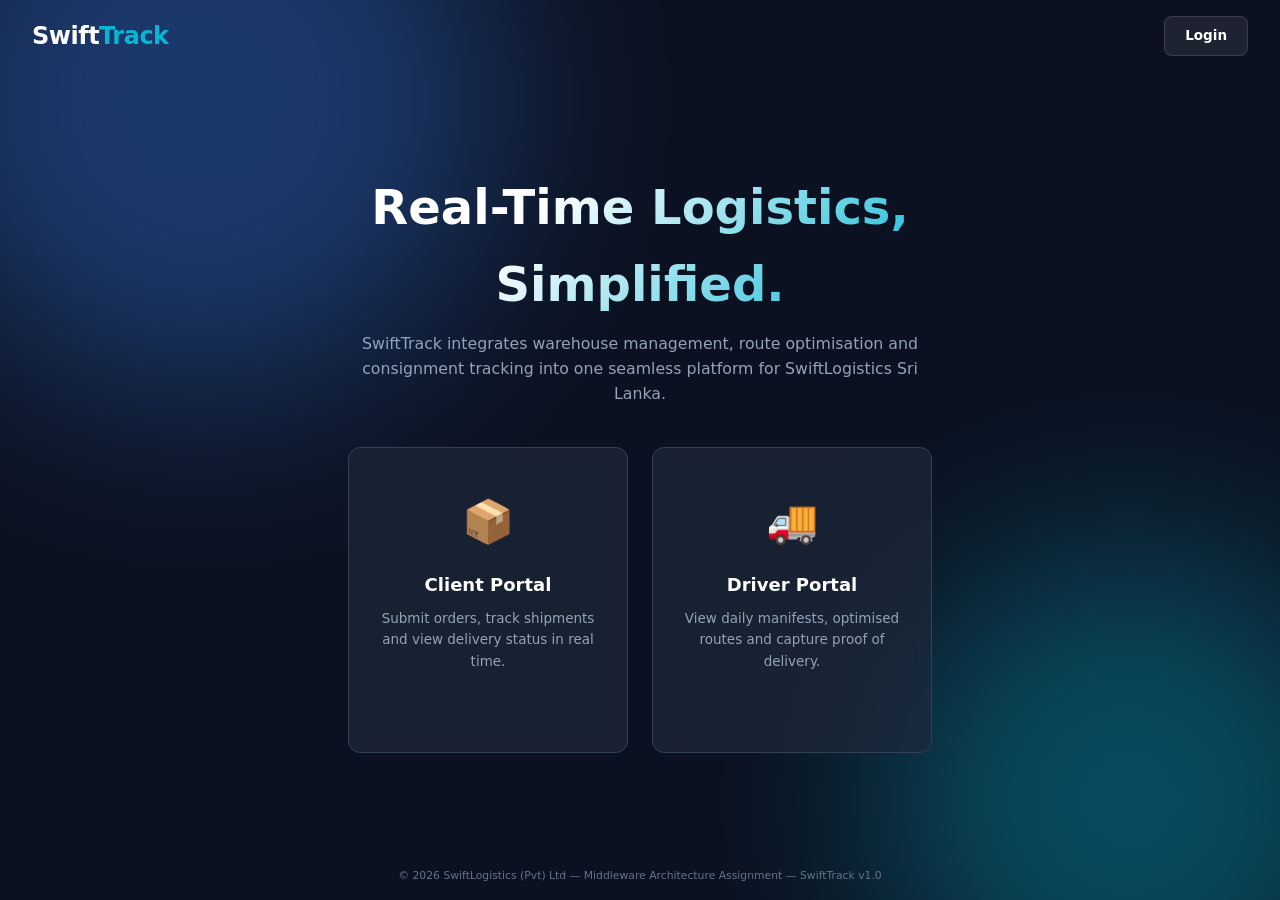
<file: swifttrack-core/src/main/resources/static/index.html>
<!DOCTYPE html>
<html lang="en">
<head>
    <meta charset="UTF-8">
    <meta name="viewport" content="width=device-width, initial-scale=1.0">
    <title>SwiftTrack – Logistics Platform</title>
    <link rel="stylesheet" href="css/style.css">
</head>
<body>

<!-- LANDING PAGE (SwiftTrack entry point – choose Client or Driver portal) -->

<div class="landing-wrapper">

    <!-- Top Nav -->
    <nav class="landing-nav">
        <div class="logo">Swift<span>Track</span></div>
        <div>
            <a href="client-login.html" class="btn btn-ghost">Login</a>
        </div>
    </nav>

    <!-- Hero Section -->
    <section class="landing-hero">
        <h1>Real-Time Logistics,<br>Simplified.</h1>
        <p>SwiftTrack integrates warehouse management, route optimisation and consignment tracking into one seamless platform for SwiftLogistics Sri Lanka.</p>

        <!-- Portal Selector Cards -->
        <div class="landing-cards">

            <!-- Client Portal Card -->
            <a href="client-login.html" class="landing-card">
                <div class="icon">📦</div>
                <h3>Client Portal</h3>
                <p>Submit orders, track shipments and view delivery status in real time.</p>
            </a>

            <!-- Driver Portal Card -->
            <a href="driver-login.html" class="landing-card">
                <div class="icon">🚚</div>
                <h3>Driver Portal</h3>
                <p>View daily manifests, optimised routes and capture proof of delivery.</p>
            </a>

        </div>
    </section>

    <!-- Footer -->
    <footer class="landing-footer">
        &copy; 2026 SwiftLogistics (Pvt) Ltd &mdash; Middleware Architecture Assignment &mdash; SwiftTrack v1.0
    </footer>

</div>

</body>
</html>
</file>
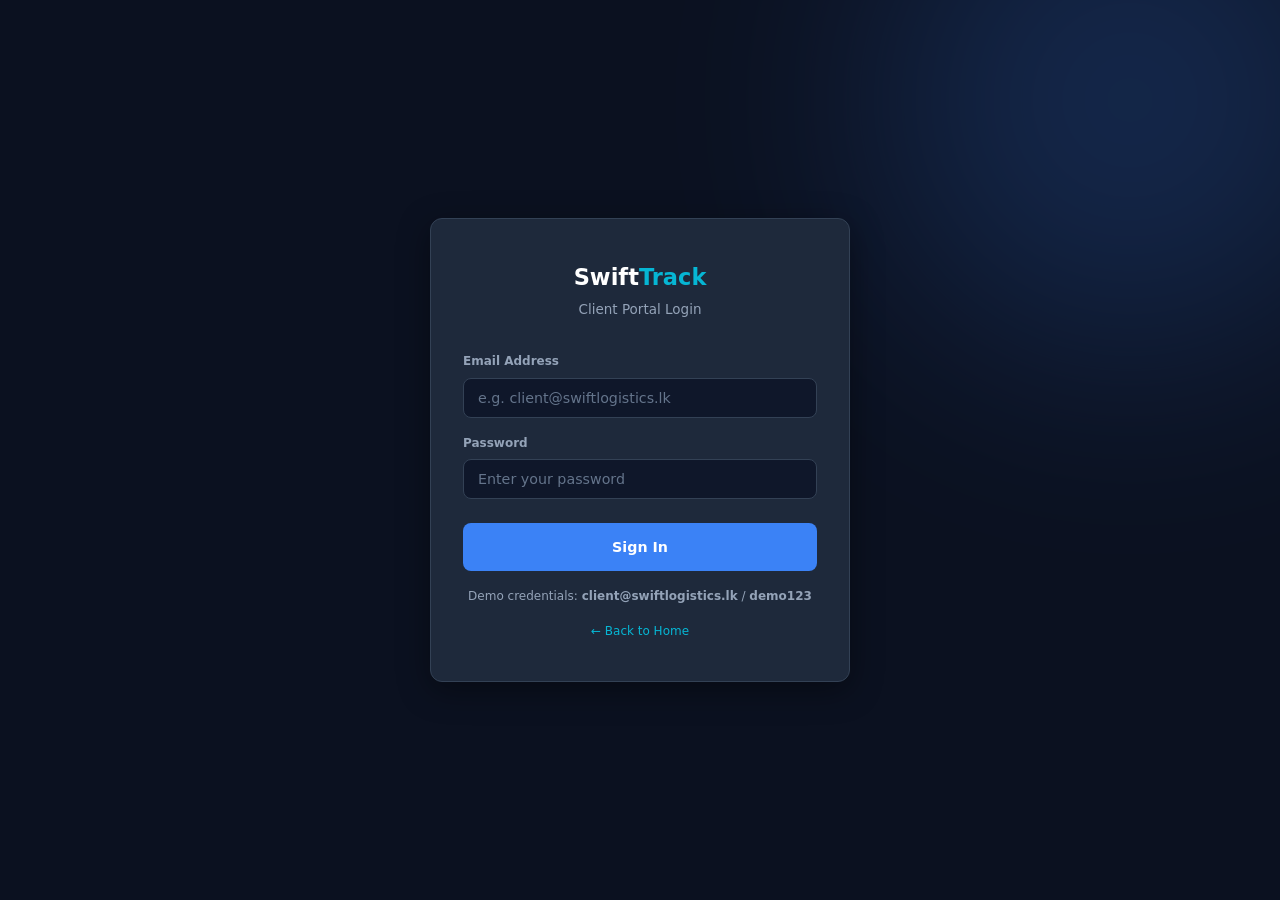
<file: swifttrack-core/src/main/resources/static/client-login.html>
<!DOCTYPE html>
<html lang="en">
<head>
    <meta charset="UTF-8">
    <meta name="viewport" content="width=device-width, initial-scale=1.0">
    <title>Client Login – SwiftTrack</title>
    <link rel="stylesheet" href="css/style.css">
</head>
<body>

<!-- CLIENT LOGIN PAGE (Mock authentication – submits to client.html on success) -->

<div class="auth-wrapper">
    <div class="auth-box">

        <div class="logo-text">Swift<span>Track</span></div>
        <p class="subtitle">Client Portal Login</p>

        <form id="client-login-form">
            <div class="form-group">
                <label for="email">Email Address</label>
                <input type="email" id="email" placeholder="e.g. client@swiftlogistics.lk" required>
            </div>

            <div class="form-group">
                <label for="password">Password</label>
                <input type="password" id="password" placeholder="Enter your password" required>
            </div>

            <button type="submit" class="btn btn-primary btn-block btn-lg mt-1">Sign In</button>
        </form>

        <p class="text-center mt-2 text-muted" style="font-size:var(--font-sm)">
            Demo credentials: <strong>client@swiftlogistics.lk</strong> / <strong>demo123</strong>
        </p>

        <p class="text-center mt-2 text-muted" style="font-size:var(--font-sm)">
            <a href="index.html" style="color:var(--secondary-color)">&larr; Back to Home</a>
        </p>

    </div>
</div>

<!-- Login Script (mock auth) -->
<script>
    document.getElementById("client-login-form").addEventListener("submit", function(e) {
        e.preventDefault();

        const email = document.getElementById("email").value.trim();
        const pass  = document.getElementById("password").value.trim();

        // --- Mock Authentication ---
        // In production this would call POST /api/auth/login via ApiService
        if (!email || !pass) {
            alert("Please enter email and password.");
            return;
        }

        // Simulate 800ms API delay
        const btn = this.querySelector("button[type=submit]");
        btn.textContent = "Signing in…";
        btn.disabled = true;

        setTimeout(() => {
            // Store mock session
            sessionStorage.setItem("st_user", JSON.stringify({
                name: "Nimal Perera",
                email: email,
                role: "client",
                token: "mock-jwt-token-client"
            }));
            window.location.href = "client.html";
        }, 800);
    });
</script>

</body>
</html>
</file>
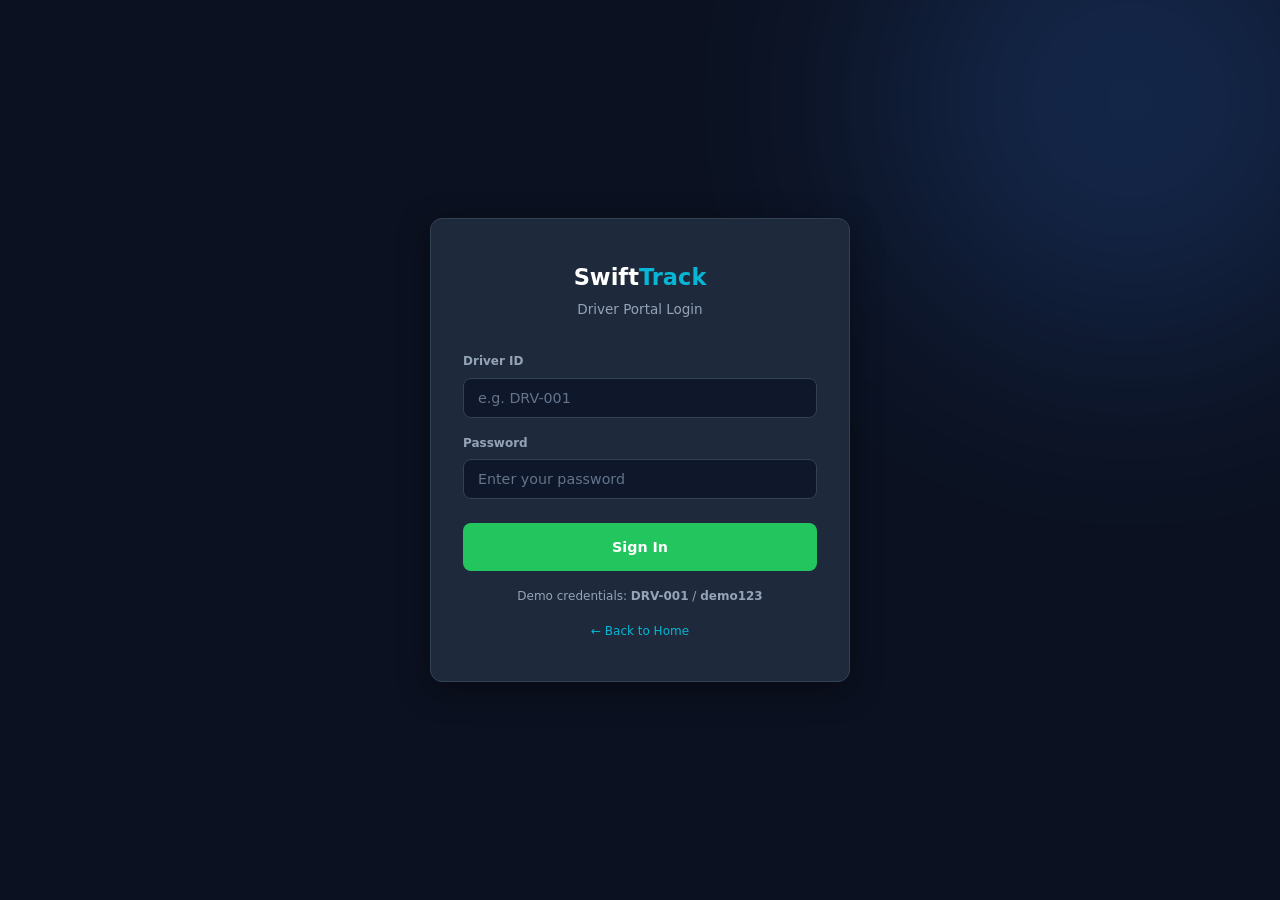
<file: swifttrack-core/src/main/resources/static/driver-login.html>
<!DOCTYPE html>
<html lang="en">
<head>
    <meta charset="UTF-8">
    <meta name="viewport" content="width=device-width, initial-scale=1.0">
    <title>Driver Login – SwiftTrack</title>
    <link rel="stylesheet" href="css/style.css">
</head>
<body>

<!-- DRIVER LOGIN PAGE --> 
<!-- Mock authentication – submits to driver.html on success --> 

<div class="auth-wrapper">
    <div class="auth-box">

        <div class="logo-text">Swift<span>Track</span></div>
        <p class="subtitle">Driver Portal Login</p>

        <form id="driver-login-form">
            <div class="form-group">
                <label for="driverId">Driver ID</label>
                <input type="text" id="driverId" placeholder="e.g. DRV-001" required>
            </div>

            <div class="form-group">
                <label for="password">Password</label>
                <input type="password" id="password" placeholder="Enter your password" required>
            </div>

            <button type="submit" class="btn btn-success btn-block btn-lg mt-1">Sign In</button>
        </form>

        <p class="text-center mt-2 text-muted" style="font-size:var(--font-sm)">
            Demo credentials: <strong>DRV-001</strong> / <strong>demo123</strong>
        </p>

        <p class="text-center mt-2 text-muted" style="font-size:var(--font-sm)">
            <a href="index.html" style="color:var(--secondary-color)">&larr; Back to Home</a>
        </p>

    </div>
</div>

<!-- Login Script (mock auth) -->
<script>
    document.getElementById("driver-login-form").addEventListener("submit", function(e) {
        e.preventDefault();

        const driverId = document.getElementById("driverId").value.trim();
        const pass     = document.getElementById("password").value.trim();

        if (!driverId || !pass) {
            alert("Please enter Driver ID and password.");
            return;
        }

        // Simulate API delay
        const btn = this.querySelector("button[type=submit]");
        btn.textContent = "Signing in…";
        btn.disabled = true;

        setTimeout(() => {
            sessionStorage.setItem("st_user", JSON.stringify({
                name: "Kasun Silva",
                driverId: driverId,
                role: "driver",
                token: "mock-jwt-token-driver"
            }));
            window.location.href = "driver.html";
        }, 800);
    });
</script>

</body>
</html>
</file>
<file: swifttrack-core/src/main/resources/static/css/style.css>
/* SwiftTrack – Unified Dark Theme Design System*/

/* VARIABLES */
:root {
    /* --- Backgrounds --- */
    --background-color: #0b1120;
    --bg-surface:       #0f172a;
    --card-color:       #1e293b;
    --bg-elevated:      #263548;
    --bg-input:         #0f172a;

    /* --- Brand --- */
    --primary-color:    #3b82f6;
    --primary-hover:    #2563eb;
    --primary-glow:     rgba(59,130,246,.25);
    --secondary-color:  #06b6d4;
    --secondary-glow:   rgba(6,182,212,.2);

    /* --- Semantic --- */
    --success-color:    #22c55e;
    --success-dim:      rgba(34,197,94,.15);
    --error-color:      #ef4444;
    --error-dim:        rgba(239,68,68,.15);
    --warning-color:    #f59e0b;
    --warning-dim:      rgba(245,158,11,.15);
    --info-color:       #3b82f6;
    --info-dim:         rgba(59,130,246,.15);

    /* --- Text --- */
    --text-color:       #e2e8f0;
    --text-muted:       #94a3b8;
    --text-dim:         #64748b;

    /* --- Borders & Shadows --- */
    --border-color:     #334155;
    --border-light:     #1e293b;
    --shadow-sm:        0 2px 8px  rgba(0,0,0,.25);
    --shadow-md:        0 4px 16px rgba(0,0,0,.3);
    --shadow-lg:        0 8px 32px rgba(0,0,0,.4);
    --shadow-glow:      0 0 20px var(--primary-glow);

    /* --- Layout --- */
    --border-radius:    12px;
    --radius-sm:        8px;
    --sidebar-w:        260px;
    --topbar-h:         56px;
    --transition-speed: 0.25s cubic-bezier(.4,0,.2,1);

    /* --- Typography Scale --- */
    --font-xs:   .72rem;
    --font-sm:   .8rem;
    --font-base: .9rem;
    --font-md:   .95rem;
    --font-lg:   1.05rem;
    --font-xl:   1.3rem;
    --font-2xl:  1.6rem;
    --font-3xl:  2rem;
    --font-4xl:  3.2rem;

    /* --- Spacing Scale (8px base) --- */
    --sp-1: 4px;
    --sp-2: 8px;
    --sp-3: 12px;
    --sp-4: 16px;
    --sp-5: 20px;
    --sp-6: 24px;
    --sp-8: 32px;
    --sp-10: 40px;
    --sp-12: 48px;
    --sp-16: 64px;
}

/*  RESET & BASE TYPOGRAPHY */
*, *::before, *::after { box-sizing: border-box; margin: 0; padding: 0; }

html {
    font-size: 15px;
    scroll-behavior: smooth;
    -webkit-font-smoothing: antialiased;
    -moz-osx-font-smoothing: grayscale;
}

body {
    font-family: 'Inter', 'Segoe UI', system-ui, -apple-system, sans-serif;
    background: var(--bg-surface);
    color: var(--text-color);
    line-height: 1.6;
    min-height: 100vh;
}

a { text-decoration: none; color: inherit; }
img { max-width: 100%; }

/* Typography Scale */
h1 { font-size: var(--font-3xl); font-weight: 800; color: #fff; margin-bottom: var(--sp-2); }
h2 { font-size: var(--font-xl);  font-weight: 700; color: #fff; margin-bottom: var(--sp-2); }
h3 { font-size: var(--font-lg);  font-weight: 700; color: #fff; margin-bottom: var(--sp-2); }
h4 { font-size: var(--font-base);font-weight: 600; color: #fff; margin-bottom: var(--sp-1); }
p  { font-size: var(--font-base); color: var(--text-color); }

.page-title   { font-size: var(--font-xl); font-weight: 800; color: #fff; margin-bottom: var(--sp-6); }
.section-title { font-size: var(--font-lg); font-weight: 700; color: #fff; margin-bottom: var(--sp-4); }

/* LAYOUT SYSTEM */

/* App container — wraps sidebar + main on dashboard pages */
.app-container {
    display: flex;
    min-height: 100vh;
}

/* Generic footer used on all pages */
.footer {
    text-align: center;
    padding: var(--sp-4);
    font-size: var(--font-xs);
    color: var(--text-dim);
    border-top: 1px solid var(--border-color);
    background: var(--card-color);
}

/*  COMPONENTS */

/* ---- CARD ---- */
.card {
    background: var(--card-color);
    border: 1px solid var(--border-color);
    border-radius: var(--border-radius);
    box-shadow: var(--shadow-sm);
    overflow: hidden;
}

.card-header {
    display: flex;
    align-items: center;
    justify-content: space-between;
    padding: var(--sp-4) var(--sp-5);
    border-bottom: 1px solid var(--border-color);
}
.card-header h3 { font-size: var(--font-base); margin-bottom: 0; }

.card-body { padding: var(--sp-5); }

.card-footer {
    padding: var(--sp-3) var(--sp-5);
    border-top: 1px solid var(--border-color);
    background: rgba(15,23,42,.5);
}

/* ---- BUTTONS ---- */
.btn {
    display: inline-flex;
    align-items: center;
    justify-content: center;
    gap: 6px;
    padding: 10px var(--sp-5);
    height: 40px;
    border: none;
    border-radius: var(--radius-sm);
    font-size: var(--font-base);
    font-weight: 600;
    font-family: inherit;
    cursor: pointer;
    transition: all var(--transition-speed);
    outline: none;
    position: relative;
    overflow: hidden;
    white-space: nowrap;
}
.btn:active { transform: scale(.97); }

.btn-primary { background: var(--primary-color); color: #fff; }
.btn-primary:hover {
    background: var(--primary-hover);
    box-shadow: 0 0 20px var(--primary-glow), var(--shadow-sm);
}

.btn-secondary { background: var(--secondary-color); color: #fff; }
.btn-secondary:hover {
    background: #0891b2;
    box-shadow: 0 0 20px var(--secondary-glow);
}

.btn-success { background: var(--success-color); color: #fff; }
.btn-success:hover { background: #16a34a; box-shadow: 0 0 20px rgba(34,197,94,.25); }

.btn-danger { background: var(--error-color); color: #fff; }
.btn-danger:hover { background: #dc2626; box-shadow: 0 0 20px rgba(239,68,68,.25); }

.btn-warning { background: var(--warning-color); color: #fff; }
.btn-warning:hover { background: #d97706; box-shadow: 0 0 20px rgba(245,158,11,.25); }

.btn-outline {
    background: transparent;
    border: 1.5px solid var(--border-color);
    color: var(--text-muted);
}
.btn-outline:hover {
    border-color: var(--primary-color);
    color: var(--primary-color);
    box-shadow: 0 0 12px var(--primary-glow);
}

.btn-ghost {
    background: rgba(255,255,255,.08);
    color: #fff;
    border: 1px solid rgba(255,255,255,.12);
}
.btn-ghost:hover {
    background: rgba(255,255,255,.14);
    border-color: rgba(255,255,255,.2);
}

.btn-sm  { padding: 6px var(--sp-3); height: 32px; font-size: var(--font-sm); }
.btn-lg  { padding: var(--sp-3) var(--sp-6); height: 48px; font-size: var(--font-md); }
.btn-block { width: 100%; }
.btn-icon { width: 36px; height: 36px; padding: 0; border-radius: var(--radius-sm); font-size: 1.1rem; }

/* ---- FORM / INPUT ---- */
.form-group { margin-bottom: var(--sp-4); }

.form-group label,
.input-group label {
    display: block;
    font-weight: 600;
    font-size: var(--font-sm);
    margin-bottom: 6px;
    color: var(--text-muted);
}

.form-group input,
.form-group select,
.form-group textarea,
.input-field {
    width: 100%;
    padding: 10px 14px;
    height: 40px;
    border: 1.5px solid var(--border-color);
    border-radius: var(--radius-sm);
    font-size: var(--font-md);
    font-family: inherit;
    transition: border-color var(--transition-speed), box-shadow var(--transition-speed), background var(--transition-speed);
    background: var(--bg-input);
    color: var(--text-color);
    outline: none;
}

.form-group textarea,
textarea.input-field {
    height: auto;
    resize: vertical;
    min-height: 80px;
}

.form-group input::placeholder,
.form-group select::placeholder,
.form-group textarea::placeholder,
.input-field::placeholder {
    color: var(--text-dim);
}

.form-group input:focus,
.form-group select:focus,
.form-group textarea:focus,
.input-field:focus {
    border-color: var(--primary-color);
    box-shadow: 0 0 0 3px var(--primary-glow);
    background: var(--card-color);
}

.form-group input[type="file"] { padding: 8px; height: auto; cursor: pointer; }

.form-row {
    display: grid;
    grid-template-columns: 1fr 1fr;
    gap: var(--sp-4);
}

.input-group { margin-bottom: var(--sp-4); }

/* ---- TABLE ---- */
.table-wrap { overflow-x: auto; -webkit-overflow-scrolling: touch; }

table,
.table-modern {
    width: 100%;
    border-collapse: collapse;
    font-size: var(--font-base);
}

table th,
table td,
.table-modern th,
.table-modern td {
    padding: 10px 14px;
    text-align: left;
    border-bottom: 1px solid var(--border-light);
}

table th,
.table-modern th {
    background: rgba(15,23,42,.6);
    font-weight: 700;
    color: var(--text-dim);
    font-size: var(--font-xs);
    text-transform: uppercase;
    letter-spacing: .6px;
}

table tbody tr,
.table-modern tbody tr {
    transition: background var(--transition-speed);
}
table tbody tr:hover,
.table-modern tbody tr:hover {
    background: rgba(59,130,246,.06);
}

/* ---- STATUS BADGES ---- */
.badge,
.status-badge {
    display: inline-block;
    padding: var(--sp-1) 10px;
    border-radius: 50px;
    font-size: var(--font-xs);
    font-weight: 700;
    text-transform: uppercase;
    letter-spacing: .4px;
    white-space: nowrap;
}

.badge-pending    { background: var(--warning-dim); color: var(--warning-color); }
.badge-processing { background: var(--info-dim);    color: var(--primary-color); }
.badge-intransit  { background: var(--secondary-glow); color: var(--secondary-color); }
.badge-delivered  { background: var(--success-dim); color: var(--success-color); }
.badge-failed     { background: var(--error-dim);   color: var(--error-color);  }

/* ---- TOAST NOTIFICATIONS ---- */
.toast-container {
    position: fixed;
    top: var(--sp-4);
    right: var(--sp-4);
    z-index: 9999;
    display: flex;
    flex-direction: column;
    gap: var(--sp-2);
    pointer-events: none;
}

.toast {
    pointer-events: auto;
    display: flex;
    align-items: center;
    gap: 10px;
    padding: var(--sp-3) var(--sp-4);
    border-radius: var(--radius-sm);
    background: var(--bg-elevated);
    border: 1px solid var(--border-color);
    box-shadow: var(--shadow-lg);
    font-size: var(--font-base);
    font-weight: 500;
    color: var(--text-color);
    animation: slideIn .35s ease;
    min-width: 300px;
    max-width: 400px;
    border-left: 4px solid var(--primary-color);
}

.toast.success { border-left-color: var(--success-color); }
.toast.error   { border-left-color: var(--error-color); }
.toast.warning { border-left-color: var(--warning-color); }

.toast .toast-icon { font-size: 1.2rem; flex-shrink: 0; }
.toast .toast-msg  { flex: 1; }
.toast .toast-close {
    background: none; border: none;
    font-size: 1rem; cursor: pointer;
    color: var(--text-dim);
    transition: color var(--transition-speed);
}
.toast .toast-close:hover { color: var(--text-color); }

@keyframes slideIn {
    from { opacity: 0; transform: translateX(60px); }
    to   { opacity: 1; transform: translateX(0); }
}
@keyframes slideOut {
    from { opacity: 1; transform: translateX(0); }
    to   { opacity: 0; transform: translateX(60px); }
}

/* ---- LOADING SPINNER ---- */
.spinner-overlay,
.loading-spinner {
    position: fixed;
    inset: 0;
    background: rgba(11,17,32,.7);
    backdrop-filter: blur(4px);
    display: flex;
    align-items: center;
    justify-content: center;
    z-index: 9000;
}

.spinner {
    width: 44px; height: 44px;
    border: 4px solid var(--border-color);
    border-top-color: var(--primary-color);
    border-radius: 50%;
    animation: spin .7s linear infinite;
}

@keyframes spin { to { transform: rotate(360deg); } }

/* ----  MODAL ---- */
.modal-overlay {
    position: fixed;
    inset: 0;
    background: rgba(0,0,0,.6);
    backdrop-filter: blur(4px);
    display: flex;
    align-items: center;
    justify-content: center;
    z-index: 7000;
    animation: fadeIn .2s ease;
}

.modal {
    background: var(--card-color);
    border: 1px solid var(--border-color);
    border-radius: var(--border-radius);
    width: 95%;
    max-width: 460px;
    box-shadow: var(--shadow-lg);
    animation: scaleIn .25s ease;
}

.modal-header {
    display: flex;
    justify-content: space-between;
    align-items: center;
    padding: var(--sp-4) var(--sp-5);
    border-bottom: 1px solid var(--border-color);
}
.modal-header h3 { font-size: var(--font-base); margin-bottom: 0; }

.modal-body { padding: var(--sp-5); }

.modal-footer {
    padding: var(--sp-3) var(--sp-5);
    border-top: 1px solid var(--border-color);
    display: flex;
    justify-content: flex-end;
    gap: var(--sp-2);
}

@keyframes fadeIn { from { opacity: 0; } to { opacity: 1; } }
@keyframes scaleIn {
    from { opacity: 0; transform: scale(.92); }
    to   { opacity: 1; transform: scale(1); }
}

/* ---- 4i. MAP PLACEHOLDER ---- */
.map-placeholder {
    width: 100%;
    height: 280px;
    background: var(--bg-surface);
    border-radius: var(--border-radius);
    display: flex;
    flex-direction: column;
    align-items: center;
    justify-content: center;
    color: var(--text-dim);
    font-weight: 600;
    border: 2px dashed var(--border-color);
}
.map-placeholder .map-icon { font-size: 2.5rem; margin-bottom: var(--sp-2); }

/*  SIDEBAR + TOPBAR  (shared by Client & Driver dashboards) */

/* Sidebar */
.sidebar {
    width: var(--sidebar-w);
    background: var(--card-color);
    border-right: 1px solid var(--border-color);
    color: #fff;
    display: flex;
    flex-direction: column;
    position: fixed;
    top: 0; left: 0; bottom: 0;
    z-index: 100;
    transition: transform var(--transition-speed);
}

.sidebar-header {
    padding: var(--sp-5);
    font-size: var(--font-xl);
    font-weight: 800;
    border-bottom: 1px solid var(--border-color);
    display: flex;
    align-items: center;
    gap: var(--sp-2);
    height: var(--topbar-h);
}
.sidebar-header span { color: var(--secondary-color); }

.sidebar-nav { flex: 1; padding: var(--sp-3) 0; overflow-y: auto; }

/* nav-link inside sidebar */
.sidebar-nav a,
.sidebar-nav .nav-link {
    display: flex;
    align-items: center;
    gap: var(--sp-3);
    padding: 10px var(--sp-5);
    margin: 2px var(--sp-2);
    border-radius: var(--radius-sm);
    font-size: var(--font-base);
    font-weight: 500;
    color: var(--text-muted);
    transition: all var(--transition-speed);
    position: relative;
}

.sidebar-nav a:hover,
.sidebar-nav .nav-link:hover {
    background: var(--bg-elevated);
    color: var(--text-color);
}

.sidebar-nav a.active,
.sidebar-nav .nav-link.active {
    background: var(--primary-glow);
    color: var(--primary-color);
    font-weight: 600;
}

.sidebar-nav a.active::before,
.sidebar-nav .nav-link.active::before {
    content: '';
    position: absolute;
    left: 0;
    width: 3px;
    height: 24px;
    background: var(--primary-color);
    border-radius: 0 3px 3px 0;
}

.sidebar-nav .nav-icon {
    font-size: 1.15rem;
    width: 24px;
    text-align: center;
}

.sidebar-footer {
    padding: var(--sp-4) var(--sp-5);
    font-size: var(--font-xs);
    color: var(--text-dim);
    border-top: 1px solid var(--border-color);
}

/* Mobile sidebar overlay */
.sidebar-overlay {
    position: fixed;
    inset: 0;
    background: rgba(0,0,0,.6);
    backdrop-filter: blur(4px);
    z-index: 99;
    display: none;
}
.sidebar-overlay.show { display: block; }

/* Main content area (right of sidebar) */
.main-content {
    flex: 1;
    margin-left: var(--sidebar-w);
    display: flex;
    flex-direction: column;
    min-height: 100vh;
}

/* Topbar */
.topbar {
    display: flex;
    align-items: center;
    justify-content: space-between;
    padding: 0 var(--sp-6);
    height: var(--topbar-h);
    background: var(--card-color);
    border-bottom: 1px solid var(--border-color);
    position: sticky;
    top: 0;
    z-index: 50;
}

.topbar-left { display: flex; align-items: center; gap: var(--sp-3); }

.topbar-left .menu-toggle {
    display: none;
    background: none;
    border: none;
    font-size: 1.4rem;
    cursor: pointer;
    color: var(--text-color);
}

.topbar-title { font-size: var(--font-lg); font-weight: 700; color: #fff; }

.topbar-right { display: flex; align-items: center; gap: var(--sp-4); }

.topbar-right .user-info {
    display: flex;
    align-items: center;
    gap: var(--sp-2);
    font-size: var(--font-base);
    font-weight: 500;
    color: var(--text-muted);
}

.topbar-right .avatar {
    width: 34px; height: 34px;
    border-radius: 50%;
    background: linear-gradient(135deg, var(--primary-color), var(--secondary-color));
    color: #fff;
    display: flex; align-items: center; justify-content: center;
    font-weight: 700; font-size: var(--font-sm);
}

/* Page content wrapper inside main-content */
.page-content,
.content {
    padding: var(--sp-6);
    flex: 1;
}

/* View sections (used by BOTH client & driver) */
.view-section { display: none; }
.view-section.active { display: block; animation: fadeUp .35s ease; }

@keyframes fadeUp {
    from { opacity: 0; transform: translateY(12px); }
    to   { opacity: 1; transform: translateY(0); }
}

/*  LANDING PAGE */
.landing-wrapper {
    min-height: 100vh;
    display: flex;
    flex-direction: column;
    background: var(--background-color);
    color: #fff;
    position: relative;
    overflow: hidden;
}

.landing-wrapper::before,
.landing-wrapper::after {
    content: '';
    position: absolute;
    border-radius: 50%;
    filter: blur(100px);
    opacity: .35;
    pointer-events: none;
}
.landing-wrapper::before {
    width: 600px; height: 600px;
    background: var(--primary-color);
    top: -200px; left: -100px;
}
.landing-wrapper::after {
    width: 500px; height: 500px;
    background: var(--secondary-color);
    bottom: -150px; right: -100px;
}

.landing-nav {
    display: flex;
    align-items: center;
    justify-content: space-between;
    padding: var(--sp-4) var(--sp-8);
    position: relative;
    z-index: 2;
}

.landing-nav .logo { font-size: var(--font-2xl); font-weight: 800; letter-spacing: -.5px; }
.landing-nav .logo span { color: var(--secondary-color); }

.landing-hero {
    flex: 1;
    display: flex;
    flex-direction: column;
    align-items: center;
    justify-content: center;
    text-align: center;
    padding: var(--sp-8);
    position: relative;
    z-index: 2;
}

.landing-hero h1 {
    font-size: var(--font-4xl);
    margin-bottom: var(--sp-2);
    font-weight: 800;
    background: linear-gradient(135deg, #fff 30%, var(--secondary-color));
    -webkit-background-clip: text;
    -webkit-text-fill-color: transparent;
    background-clip: text;
}

.landing-hero p {
    font-size: var(--font-lg);
    color: var(--text-muted);
    max-width: 560px;
    margin-bottom: var(--sp-10);
}

.landing-cards {
    display: flex;
    gap: var(--sp-6);
    flex-wrap: wrap;
    justify-content: center;
}

.landing-card {
    background: rgba(30,41,59,.7);
    backdrop-filter: blur(12px);
    border: 1px solid var(--border-color);
    border-radius: var(--border-radius);
    padding: var(--sp-10) var(--sp-6);
    width: 280px;
    text-align: center;
    transition: transform var(--transition-speed), border-color var(--transition-speed), box-shadow var(--transition-speed);
    cursor: pointer;
}

.landing-card:hover {
    transform: translateY(-8px);
    border-color: var(--primary-color);
    box-shadow: var(--shadow-glow);
}

.landing-card .icon { font-size: 2.8rem; margin-bottom: var(--sp-4); }
.landing-card h3 { font-size: 1.2rem; margin-bottom: var(--sp-2); }
.landing-card p { font-size: var(--font-base); color: var(--text-muted); }

.landing-footer {
    text-align: center;
    padding: var(--sp-4);
    font-size: var(--font-xs);
    color: var(--text-dim);
    position: relative;
    z-index: 2;
}

/* AUTH PAGES (Login) */
.auth-wrapper {
    min-height: 100vh;
    display: flex;
    align-items: center;
    justify-content: center;
    background: var(--background-color);
    padding: var(--sp-4);
    position: relative;
    overflow: hidden;
}

.auth-wrapper::before {
    content: '';
    position: absolute;
    width: 500px; height: 500px;
    background: var(--primary-color);
    border-radius: 50%;
    filter: blur(120px);
    opacity: .2;
    top: -150px; right: -100px;
    pointer-events: none;
}

.auth-box {
    background: var(--card-color);
    border: 1px solid var(--border-color);
    border-radius: var(--border-radius);
    padding: var(--sp-10) var(--sp-8);
    width: 100%;
    max-width: 420px;
    box-shadow: var(--shadow-lg);
    position: relative;
    z-index: 2;
}

.auth-box .logo-text {
    text-align: center;
    font-size: 1.5rem;
    font-weight: 800;
    color: #fff;
    margin-bottom: var(--sp-1);
}
.auth-box .logo-text span { color: var(--secondary-color); }

.auth-box .subtitle {
    text-align: center;
    color: var(--text-muted);
    font-size: var(--font-base);
    margin-bottom: var(--sp-8);
}

/*  TRACKING PAGE */
.track-wrapper {
    min-height: 100vh;
    background: var(--background-color);
    display: flex;
    flex-direction: column;
}

.track-header {
    display: flex;
    align-items: center;
    justify-content: space-between;
    padding: var(--sp-4) var(--sp-6);
    height: var(--topbar-h);
    background: var(--card-color);
    border-bottom: 1px solid var(--border-color);
}

.track-header .logo { font-size: var(--font-xl); font-weight: 800; color: #fff; }
.track-header .logo span { color: var(--secondary-color); }

.track-body {
    flex: 1;
    display: flex;
    align-items: flex-start;
    justify-content: center;
    padding: var(--sp-12) var(--sp-6);
}

.track-card {
    background: var(--card-color);
    border: 1px solid var(--border-color);
    border-radius: var(--border-radius);
    padding: var(--sp-8);
    width: 100%;
    max-width: 560px;
    box-shadow: var(--shadow-lg);
}

.track-card h2 { font-size: var(--font-xl); margin-bottom: var(--sp-1); }
.track-card .track-subtitle { color: var(--text-muted); font-size: var(--font-base); margin-bottom: var(--sp-6); }

.track-search {
    display: flex;
    gap: var(--sp-2);
    margin-bottom: var(--sp-6);
}

.track-search input {
    flex: 1;
    padding: 10px 14px;
    height: 40px;
    border: 1.5px solid var(--border-color);
    border-radius: var(--radius-sm);
    font-size: var(--font-md);
    font-family: inherit;
    background: var(--bg-input);
    color: var(--text-color);
    outline: none;
    transition: border-color var(--transition-speed), box-shadow var(--transition-speed);
}
.track-search input:focus {
    border-color: var(--primary-color);
    box-shadow: 0 0 0 3px var(--primary-glow);
}
.track-search input::placeholder { color: var(--text-dim); }

.track-footer {
    text-align: center;
    padding: var(--sp-4);
    font-size: var(--font-xs);
    color: var(--text-dim);
}

/* PAGE-SPECIFIC COMPONENTS */

/* ----  Stat Cards (Client Dashboard) ---- */
.stats-grid {
    display: grid;
    grid-template-columns: repeat(auto-fit, minmax(200px, 1fr));
    gap: var(--sp-4);
    margin-bottom: var(--sp-6);
}

.stat-card {
    background: var(--card-color);
    border: 1px solid var(--border-color);
    border-radius: var(--border-radius);
    padding: var(--sp-5);
    display: flex;
    align-items: center;
    gap: var(--sp-4);
    transition: all var(--transition-speed);
}

.stat-card:hover {
    transform: translateY(-4px);
    border-color: var(--primary-color);
    box-shadow: var(--shadow-glow);
}

.stat-icon {
    width: 48px; height: 48px;
    border-radius: var(--radius-sm);
    display: flex; align-items: center; justify-content: center;
    font-size: 1.4rem;
}

.stat-icon.blue  { background: var(--info-dim);    color: var(--primary-color); }
.stat-icon.green { background: var(--success-dim);  color: var(--success-color); }
.stat-icon.amber { background: var(--warning-dim);  color: var(--warning-color); }
.stat-icon.red   { background: var(--error-dim);    color: var(--error-color); }

.stat-details { flex: 1; }
.stat-details .stat-value { font-size: var(--font-2xl); font-weight: 800; color: #fff; }
.stat-details .stat-label { font-size: var(--font-sm); color: var(--text-dim); }

/* ---- Notification Banner (Driver) ---- */
.notification-banner {
    position: fixed;
    top: 0; left: 50%;
    transform: translateX(-50%) translateY(-100%);
    width: 100%;
    max-width: 600px;
    background: linear-gradient(135deg, var(--warning-color), #d97706);
    color: #fff;
    padding: var(--sp-3) var(--sp-4);
    font-size: var(--font-base);
    font-weight: 600;
    text-align: center;
    z-index: 200;
    transition: transform .4s ease;
    border-radius: 0 0 var(--radius-sm) var(--radius-sm);
    box-shadow: var(--shadow-md);
}
.notification-banner.show { transform: translateX(-50%) translateY(0); }

/* ---- Delivery Cards (Driver Manifest) ---- */
.delivery-card {
    background: var(--card-color);
    border: 1px solid var(--border-color);
    border-radius: var(--border-radius);
    padding: var(--sp-4);
    margin-bottom: var(--sp-3);
    border-left: 4px solid var(--primary-color);
    transition: border-color var(--transition-speed), box-shadow var(--transition-speed);
}

.delivery-card:hover {
    border-left-color: var(--secondary-color);
    box-shadow: 0 0 12px var(--secondary-glow);
}

.delivery-card.urgent { border-left-color: var(--error-color); }
.delivery-card.urgent:hover { box-shadow: 0 0 12px var(--error-dim); }

.delivery-card .delivery-header {
    display: flex; justify-content: space-between; align-items: center;
    margin-bottom: 6px;
}
.delivery-card .delivery-header h4 { font-size: var(--font-md); margin-bottom: 0; }

.delivery-card .delivery-meta {
    font-size: var(--font-sm);
    color: var(--text-muted);
    margin-bottom: 10px;
    line-height: 1.7;
}

.delivery-card .delivery-actions {
    display: flex;
    gap: var(--sp-2);
    flex-wrap: wrap;
}

/* ---- Signature Canvas ---- */
.signature-area {
    border: 2px dashed var(--border-color);
    border-radius: var(--border-radius);
    background: var(--bg-surface);
    position: relative;
}

.signature-area canvas {
    width: 100%;
    height: 160px;
    display: block;
    cursor: crosshair;
    touch-action: none;
}

/* ----  Route Steps ---- */
.route-step {
    display: flex;
    align-items: flex-start;
    gap: var(--sp-3);
    padding: var(--sp-3) 0;
    border-bottom: 1px solid var(--border-light);
}
.route-step:last-child { border-bottom: none; }

.route-dot {
    width: 14px; height: 14px;
    border-radius: 50%;
    background: var(--primary-color);
    margin-top: 4px;
    flex-shrink: 0;
    transition: box-shadow var(--transition-speed);
}
.route-dot.completed { background: var(--success-color); }
.route-dot.current {
    background: var(--warning-color);
    box-shadow: 0 0 0 4px var(--warning-dim);
}

.route-step-info h4 { font-size: var(--font-base); margin-bottom: 2px; }
.route-step-info p  { font-size: var(--font-sm); color: var(--text-dim); }

/* ----  Tracking Timeline ---- */
.tracking-timeline {
    position: relative;
    padding-left: var(--sp-8);
}

.tracking-timeline::before {
    content: '';
    position: absolute;
    left: 8px;
    top: 0;
    bottom: 0;
    width: 2px;
    background: var(--border-color);
}

.timeline-item {
    position: relative;
    padding-bottom: var(--sp-6);
}

.timeline-item::before {
    content: '';
    position: absolute;
    left: -28px;
    top: 4px;
    width: 12px;
    height: 12px;
    border-radius: 50%;
    background: var(--border-color);
    border: 2px solid var(--bg-surface);
    transition: all var(--transition-speed);
}

.timeline-item.done::before {
    background: var(--success-color);
    box-shadow: 0 0 0 3px var(--success-dim);
}
.timeline-item.current::before {
    background: var(--warning-color);
    box-shadow: 0 0 0 4px var(--warning-dim);
}

.timeline-item h4 { font-size: var(--font-base); margin-bottom: 2px; }
.timeline-item p  { font-size: var(--font-sm); color: var(--text-dim); }

/* DEMO TOOLBAR */
.demo-toolbar {
    position: fixed;
    bottom: var(--sp-4);
    left: 50%;
    transform: translateX(-50%);
    background: var(--card-color);
    border: 1px solid var(--border-color);
    color: #fff;
    padding: var(--sp-2) var(--sp-4);
    border-radius: 50px;
    display: flex;
    align-items: center;
    gap: 10px;
    z-index: 8000;
    box-shadow: var(--shadow-lg);
    font-size: var(--font-sm);
    font-weight: 600;
}

.demo-toolbar span { color: var(--text-dim); margin-right: var(--sp-1); }
.demo-toolbar .btn { padding: 6px 14px; font-size: var(--font-sm); border-radius: 50px; height: 32px; }

/* UTILITIES */
.text-center   { text-align: center; }
.text-muted    { color: var(--text-muted); }
.text-dim      { color: var(--text-dim); }
.mt-1 { margin-top: var(--sp-2); }  .mt-2 { margin-top: var(--sp-4); }  .mt-3 { margin-top: var(--sp-6); }
.mb-1 { margin-bottom: var(--sp-2); } .mb-2 { margin-bottom: var(--sp-4); } .mb-3 { margin-bottom: var(--sp-6); }
.gap-1 { gap: var(--sp-2); } .gap-2 { gap: var(--sp-4); }
.flex      { display: flex; }
.flex-col  { flex-direction: column; }
.flex-wrap { flex-wrap: wrap; }
.items-center    { align-items: center; }
.justify-between { justify-content: space-between; }
.justify-center  { justify-content: center; }
.hidden { display: none !important; }
.w-full { width: 100%; }
.max-w-form { max-width: 600px; }

/*  RESPONSIVE BREAKPOINTS */
@media (max-width: 768px) {
    .sidebar { transform: translateX(-100%); }
    .sidebar.open { transform: translateX(0); }
    .main-content { margin-left: 0; }
    .topbar-left .menu-toggle { display: block; }
    .page-content, .content { padding: var(--sp-4); }
    .stats-grid { grid-template-columns: 1fr 1fr; }
    .form-row { grid-template-columns: 1fr; }
    .landing-hero h1 { font-size: var(--font-3xl); }
    .landing-cards { flex-direction: column; align-items: center; }
    .track-body { padding: var(--sp-6) var(--sp-4); }
    .track-card { padding: var(--sp-6); }
}

@media (max-width: 480px) {
    .stats-grid { grid-template-columns: 1fr; }
    .page-content, .content { padding: var(--sp-3); }
    .landing-hero { padding: var(--sp-6) var(--sp-4); }
    .landing-hero h1 { font-size: 1.75rem; }
    .landing-card { width: 100%; max-width: 320px; }
    .track-card { padding: var(--sp-5) var(--sp-4); }
    .track-search { flex-direction: column; }
}
</file>
